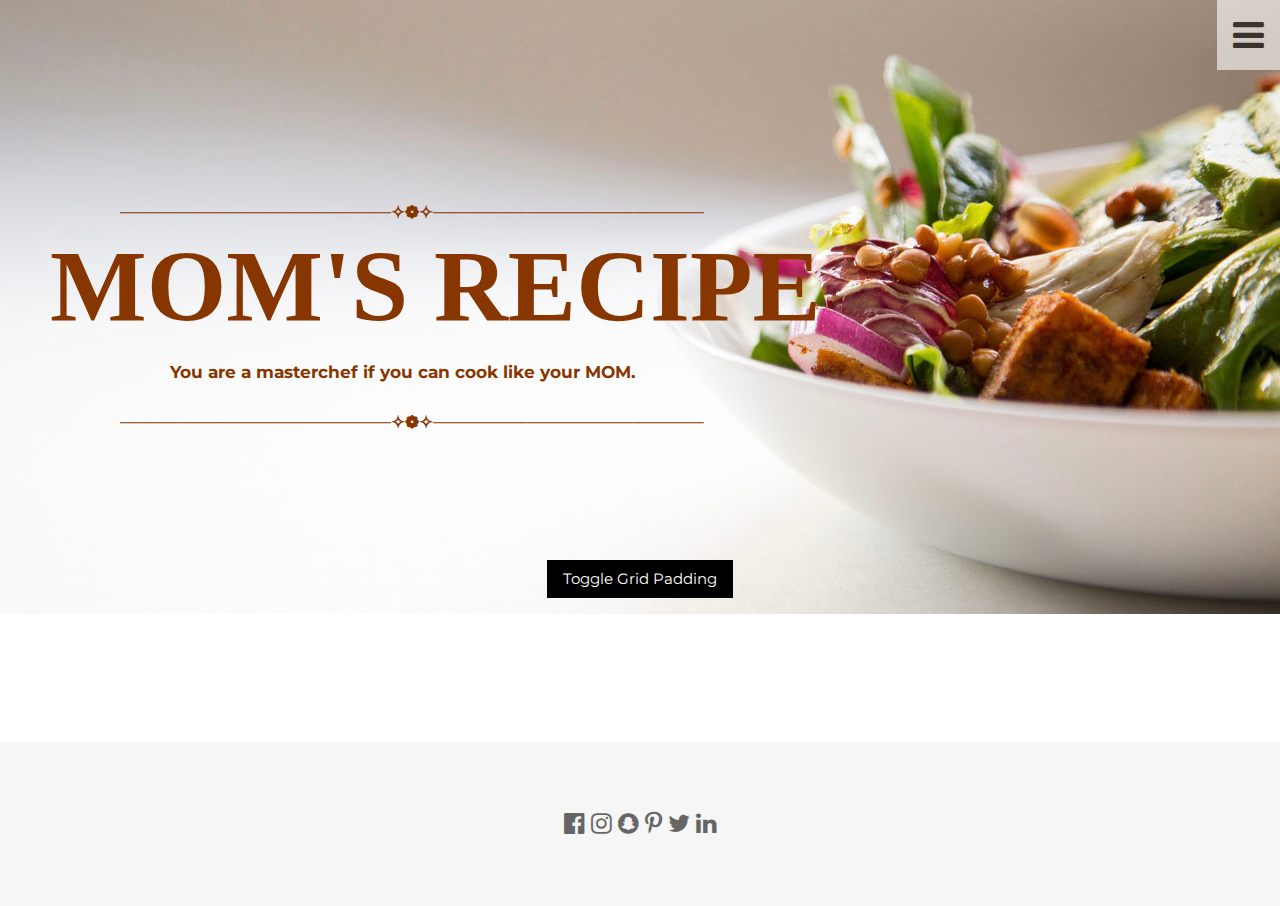
<file: index.html>
<!DOCTYPE html>
<html>
<title>Mom's Recipe</title>
<meta charset="UTF-8">
<meta name="viewport" content="width=device-width, initial-scale=1">
<link rel="stylesheet" href="https://www.w3schools.com/w3css/4/w3.css">
<link rel="stylesheet" href="css/custom.css">
<link rel="stylesheet" href="https://fonts.googleapis.com/css?family=Montserrat">
<link rel="stylesheet" href="https://cdnjs.cloudflare.com/ajax/libs/font-awesome/4.7.0/css/font-awesome.min.css">
<style>
    body, h1 {font-family: "Montserrat", sans-serif}
    img {margin-bottom: -7px}
    .w3-row-padding img {margin-bottom: 12px}
    h2 {font-family: 'Brush Script MT', cursive;; position: absolute; left: 50px; top: 200px; color: #873600}
    h3 {font-family:"Montserrat", sans-serif;position: absolute; left: 170px; top: 350px; color: #873600}
    h4 {font-family:"Montserrat", sans-serif;position: absolute; left: 120px; top: 190px; color: #873600}
    h5 {font-family:"Montserrat", sans-serif;position: absolute; left: 120px; top: 400px; color: #873600}
</style>
<body>
<!-- Sidebar -->
<nav class="w3-sidebar w3-animate-top w3-xxlarge" style="display:none;padding-top:150px" id="mySidebar">
    <a href="javascript:void(0)" onclick="w3_close()" class="w3-button w3-white w3-xxlarge w3-padding w3-display-topright" style="padding:6px 24px">
      <i class="fa fa-remove"></i>
    </a>
    <div style="background-image: url('images/background-25.jpeg');">
      <div class="w3-bar-block w3-center">
        <a href="recipes/recipes.html" class="w3-bar-item w3-button w3-text-dark-grey w3-hover-white"><b>Recipes</b></a>
        <a href="#" class="w3-bar-item w3-button w3-text-dark-grey w3-hover-white"><b>Photos</b></a>
        <a href="#" class="w3-bar-item w3-button w3-text-dark-grey w3-hover-white"><b>Shop</b></a>
        <a href="#" class="w3-bar-item w3-button w3-text-dark-grey w3-hover-white"><b>Contact</b></a>
      </div>
    </div>
</nav>

<div style="background-image: url('images/background-19.jpg');background-size:cover;">
<!-- !PAGE CONTENT! -->
    <div class="w3-content" style="max-width:1500px;">
    <!-- Header -->
    <div class="w3-opacity">
      <span class="w3-button w3-xxlarge w3-white w3-right" onclick="w3_open()"><i class="fa fa-bars"></i></span> 
    </div>
    <div class="w3-clear"></div>
      <header class="w3-center w3-margin-bottom-edit">
        <p style="font-size:32vw"></p>
        <h4 style="font-size:1.3vw"><b>───────────────────────✧❁✧───────────────────────</b></h4>
        <h2 style="font-size:8vw"><b>MOM'S RECIPE</b></h2>
        <h5 style="font-size:1.3vw"><b>───────────────────────✧❁✧───────────────────────</b></h5>
        <h3 style="font-size:1.3vw"><b>You are a masterchef if you can cook like your MOM.</b></h3>
        <p style="font-size:37vw"><b> </b></p>
        <p class="w3-padding-16"><button class="w3-button w3-black" onclick="myFunction()">Toggle Grid Padding</button></p>
      </header>
  </div>
</div>
<!-- Footer -->
<footer class="w3-container w3-padding-64 w3-light-grey w3-center w3-opacity w3-xlarge" style="margin-top:128px"> 
  <i class="fa fa-facebook-official w3-hover-opacity"></i>
  <a href="https://www.instagram.com/bts_v_tae.tae/"><i class="fa fa-instagram w3-hover-opacity"></i></a>
  <i class="fa fa-snapchat w3-hover-opacity"></i>
  <i class="fa fa-pinterest-p w3-hover-opacity"></i>
  <i class="fa fa-twitter w3-hover-opacity"></i>
  <i class="fa fa-linkedin w3-hover-opacity"></i>
</footer>

<script>
    // Toggle grid padding
    function myFunction() {
      var x = document.getElementById("myGrid");
      if (x.className === "w3-row") {
        x.className = "w3-row-padding";
      } else { 
        x.className = x.className.replace("w3-row-padding", "w3-row");
      }
    }
    
    // Open and close sidebar
    function w3_open() {
      document.getElementById("mySidebar").style.width = "100%";
      document.getElementById("mySidebar").style.display = "block";
    }
    
    function w3_close() {
      document.getElementById("mySidebar").style.display = "none";
    }
    </script>
</body>
</html>
</file>
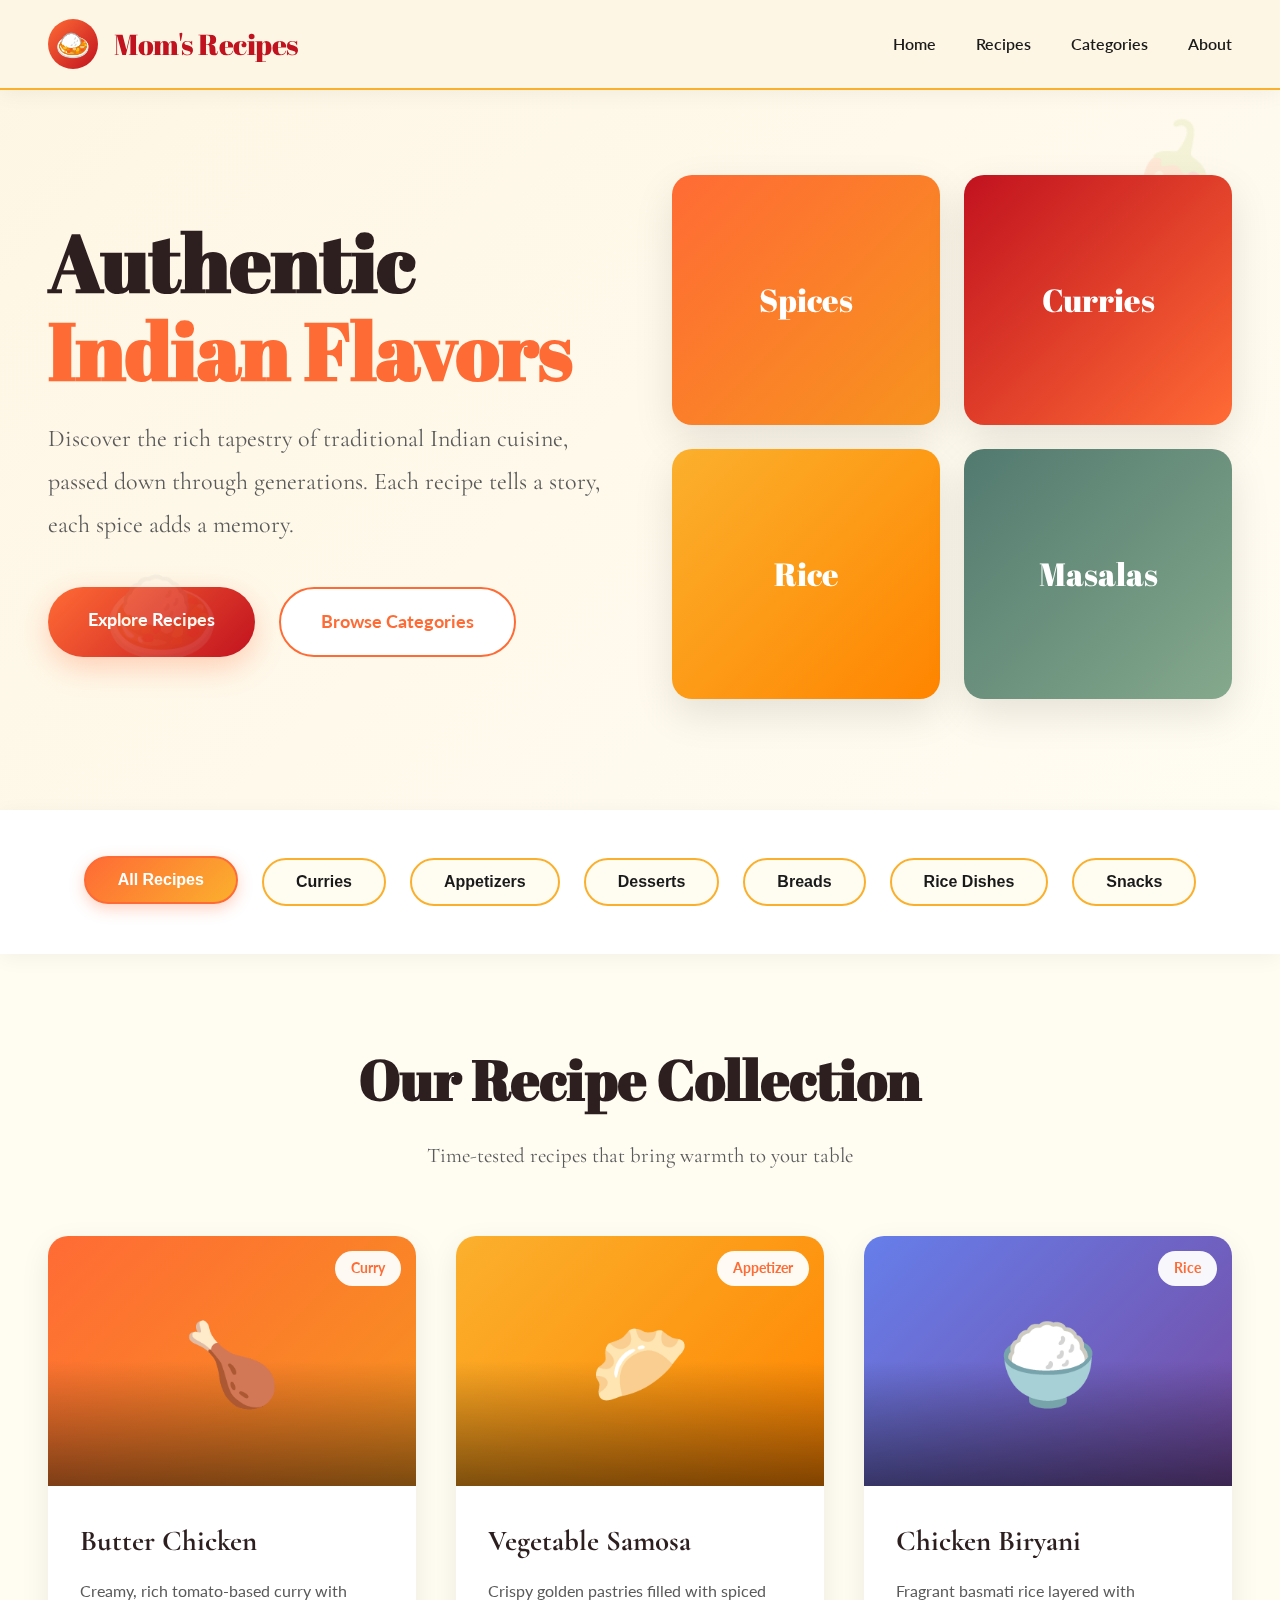
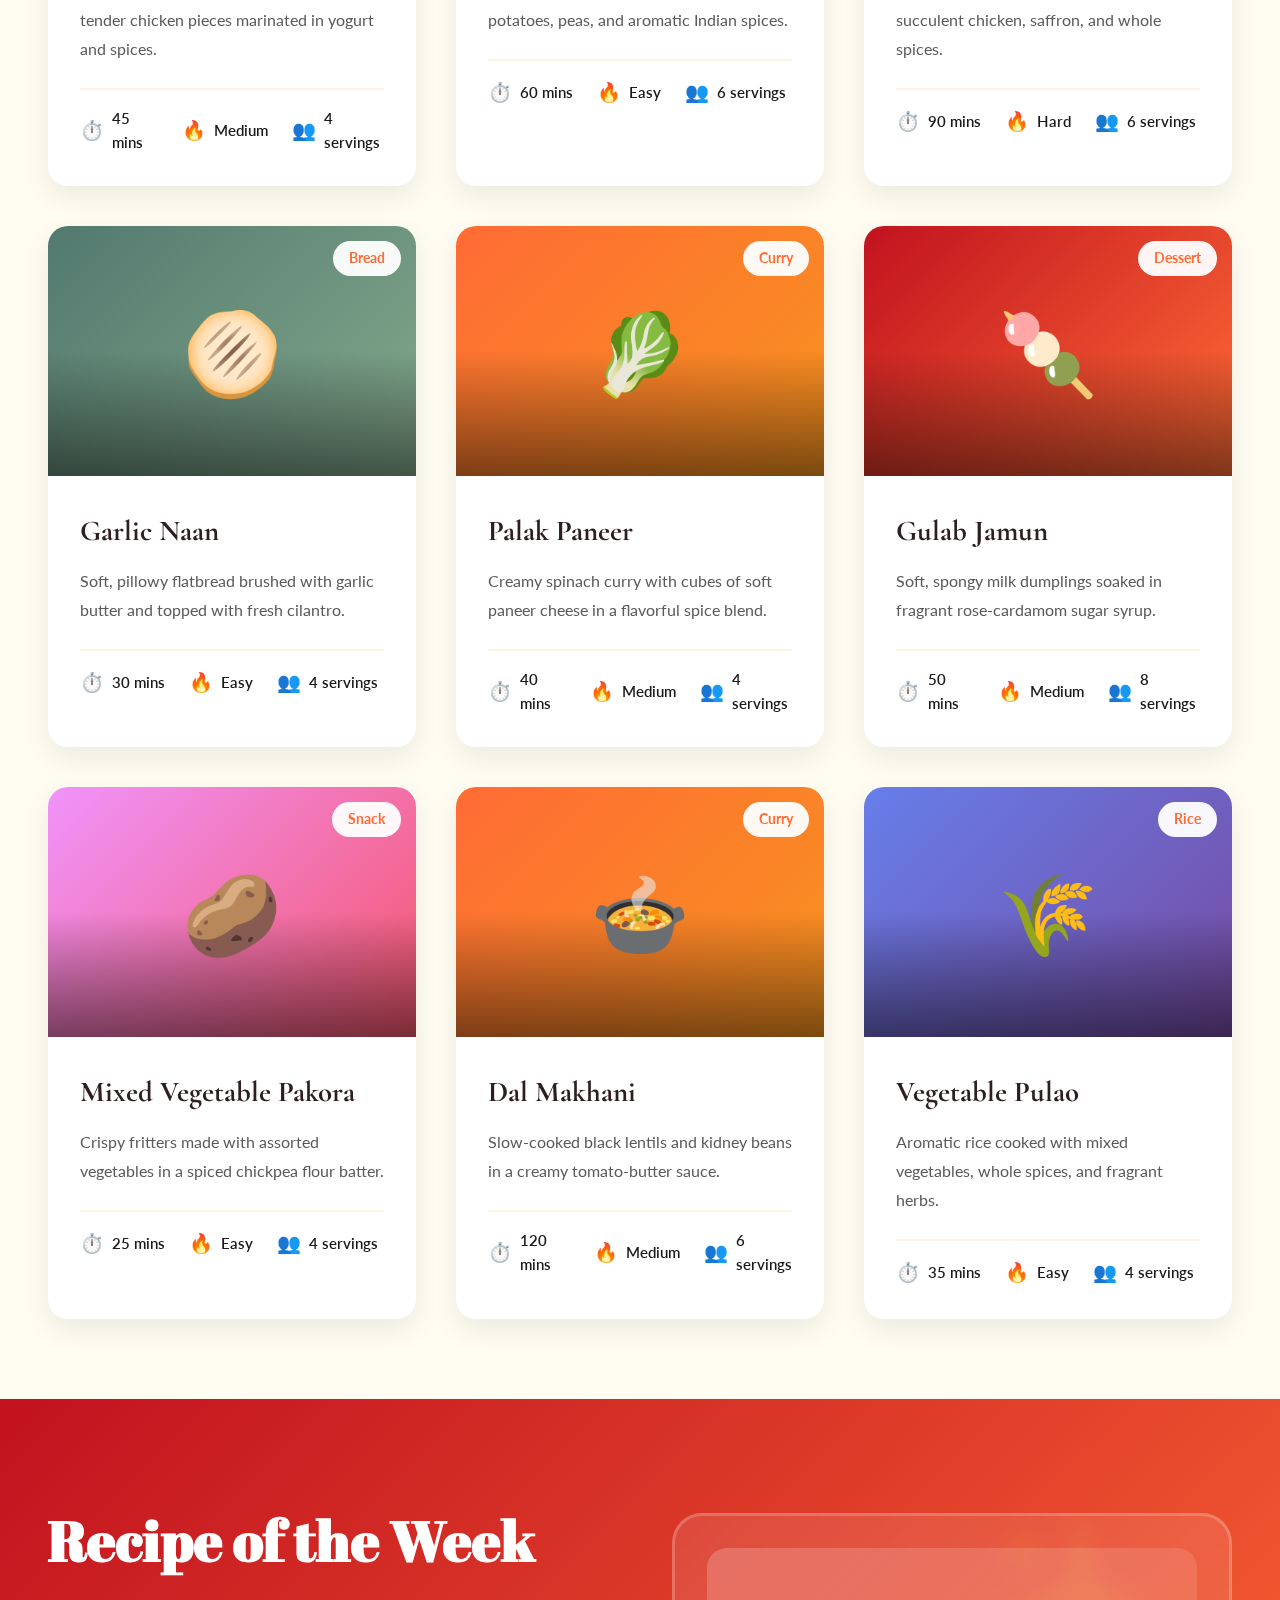
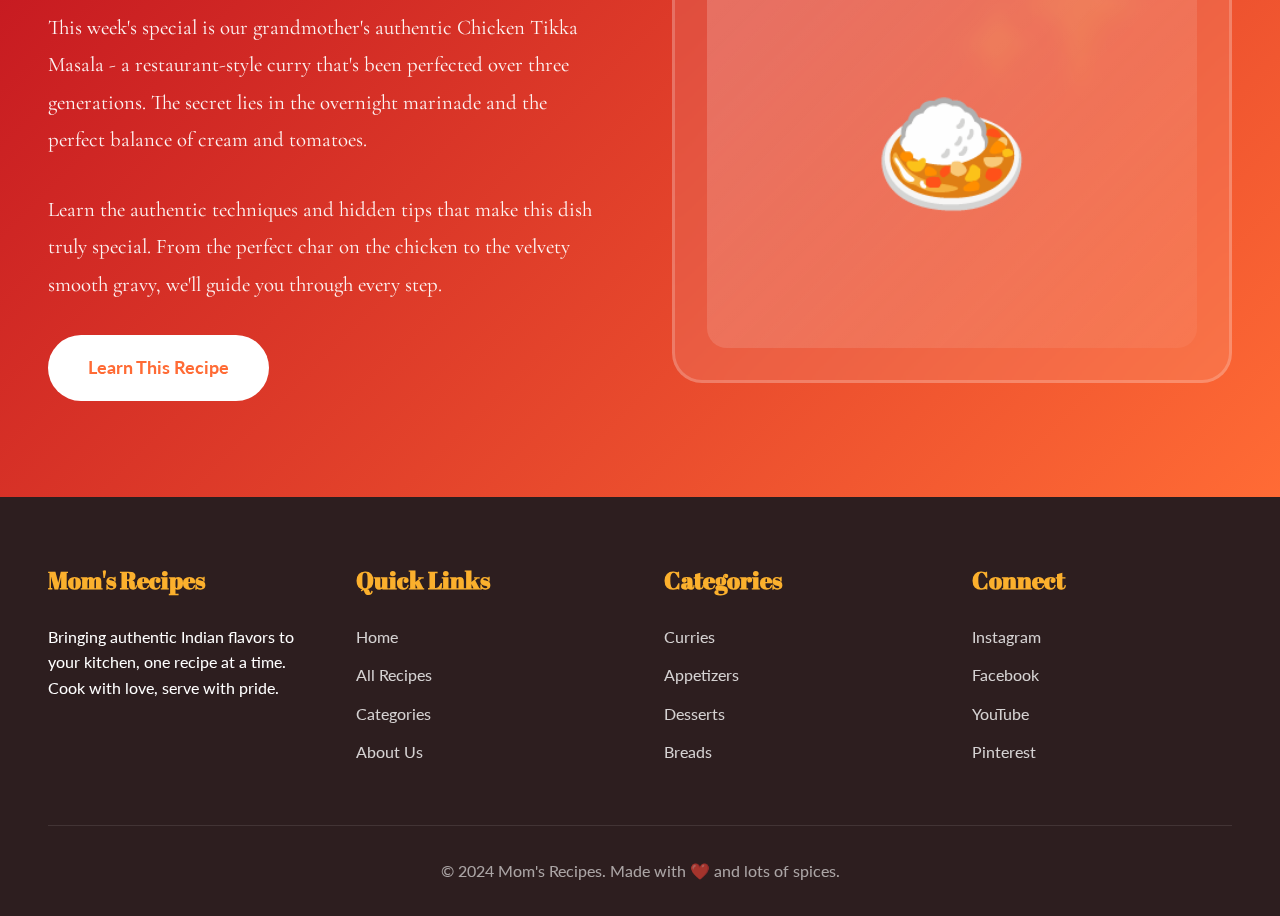
<file: moms-recipes.html>
<!DOCTYPE html>
<html lang="en">
<head>
    <meta charset="UTF-8">
    <meta name="viewport" content="width=device-width, initial-scale=1.0">
    <title>Mom's Recipes - Authentic Indian Cuisine</title>
    <link rel="preconnect" href="https://fonts.googleapis.com">
    <link rel="preconnect" href="https://fonts.gstatic.com" crossorigin>
    <link href="https://fonts.googleapis.com/css2?family=Abril+Fatface&family=Cormorant+Garamond:wght@300;400;500;600;700&family=Lato:wght@300;400;700&display=swap" rel="stylesheet">
    <style>
        :root {
            --warm-orange: #ff6b35;
            --deep-red: #c1121f;
            --turmeric: #fbb02d;
            --saffron: #ff8500;
            --cream: #fef6e4;
            --mint: #84a98c;
            --cardamom: #52796f;
            --dark-brown: #2d1e1f;
            --light-bg: #fffcf2;
            --text-dark: #1a1a1a;
            --text-light: #5a5a5a;
        }

        * {
            margin: 0;
            padding: 0;
            box-sizing: border-box;
        }

        body {
            font-family: 'Lato', sans-serif;
            background: var(--light-bg);
            color: var(--text-dark);
            line-height: 1.6;
            overflow-x: hidden;
        }

        /* Decorative Pattern Background */
        body::before {
            content: '';
            position: fixed;
            top: 0;
            left: 0;
            width: 100%;
            height: 100%;
            background-image: 
                radial-gradient(circle at 20% 50%, rgba(255, 107, 53, 0.03) 0%, transparent 50%),
                radial-gradient(circle at 80% 80%, rgba(251, 176, 45, 0.04) 0%, transparent 50%);
            pointer-events: none;
            z-index: -1;
        }

        /* Navigation */
        nav {
            position: fixed;
            top: 0;
            width: 100%;
            background: rgba(254, 246, 228, 0.95);
            backdrop-filter: blur(20px);
            border-bottom: 2px solid var(--turmeric);
            z-index: 1000;
            box-shadow: 0 4px 20px rgba(0, 0, 0, 0.05);
        }

        nav .container {
            max-width: 1400px;
            margin: 0 auto;
            padding: 1.2rem 3rem;
            display: flex;
            justify-content: space-between;
            align-items: center;
        }

        .logo {
            display: flex;
            align-items: center;
            gap: 1rem;
        }

        .logo-icon {
            width: 50px;
            height: 50px;
            background: linear-gradient(135deg, var(--warm-orange), var(--deep-red));
            border-radius: 50%;
            display: flex;
            align-items: center;
            justify-content: center;
            font-size: 1.8rem;
            animation: rotate 20s linear infinite;
        }

        @keyframes rotate {
            from { transform: rotate(0deg); }
            to { transform: rotate(360deg); }
        }

        .logo-text {
            font-family: 'Abril Fatface', cursive;
            font-size: 1.8rem;
            color: var(--deep-red);
            letter-spacing: -0.5px;
        }

        nav ul {
            display: flex;
            gap: 2.5rem;
            list-style: none;
        }

        nav a {
            text-decoration: none;
            color: var(--text-dark);
            font-weight: 600;
            font-size: 1rem;
            transition: color 0.3s;
            position: relative;
        }

        nav a::after {
            content: '';
            position: absolute;
            bottom: -5px;
            left: 0;
            width: 0;
            height: 3px;
            background: linear-gradient(90deg, var(--warm-orange), var(--turmeric));
            transition: width 0.3s;
        }

        nav a:hover {
            color: var(--warm-orange);
        }

        nav a:hover::after {
            width: 100%;
        }

        /* Hero Section */
        .hero {
            min-height: 90vh;
            display: flex;
            align-items: center;
            padding: 8rem 3rem 4rem;
            background: linear-gradient(135deg, var(--cream) 0%, var(--light-bg) 100%);
            position: relative;
            overflow: hidden;
        }

        .hero::before {
            content: '🌶️';
            position: absolute;
            top: 10%;
            right: 5%;
            font-size: 8rem;
            opacity: 0.1;
            animation: float 6s ease-in-out infinite;
        }

        .hero::after {
            content: '🍛';
            position: absolute;
            bottom: 15%;
            left: 8%;
            font-size: 6rem;
            opacity: 0.1;
            animation: float 8s ease-in-out infinite reverse;
        }

        @keyframes float {
            0%, 100% { transform: translateY(0px); }
            50% { transform: translateY(-20px); }
        }

        .hero .container {
            max-width: 1400px;
            margin: 0 auto;
            display: grid;
            grid-template-columns: 1fr 1fr;
            gap: 4rem;
            align-items: center;
        }

        .hero-content h1 {
            font-family: 'Abril Fatface', cursive;
            font-size: 5rem;
            line-height: 1.1;
            color: var(--dark-brown);
            margin-bottom: 1.5rem;
            animation: fadeInUp 0.8s ease-out;
        }

        .hero-content h1 .accent {
            color: var(--warm-orange);
            display: block;
        }

        .hero-content p {
            font-family: 'Cormorant Garamond', serif;
            font-size: 1.5rem;
            color: var(--text-light);
            margin-bottom: 2.5rem;
            line-height: 1.8;
            animation: fadeInUp 0.8s ease-out 0.2s both;
        }

        @keyframes fadeInUp {
            from {
                opacity: 0;
                transform: translateY(30px);
            }
            to {
                opacity: 1;
                transform: translateY(0);
            }
        }

        .cta-buttons {
            display: flex;
            gap: 1.5rem;
            animation: fadeInUp 0.8s ease-out 0.4s both;
        }

        .btn {
            padding: 1.2rem 2.5rem;
            font-size: 1.1rem;
            font-weight: 700;
            text-decoration: none;
            border-radius: 50px;
            transition: all 0.4s cubic-bezier(0.16, 1, 0.3, 1);
            cursor: pointer;
            border: none;
            display: inline-block;
        }

        .btn-primary {
            background: linear-gradient(135deg, var(--warm-orange), var(--deep-red));
            color: white;
            box-shadow: 0 10px 30px rgba(255, 107, 53, 0.3);
        }

        .btn-primary:hover {
            transform: translateY(-3px);
            box-shadow: 0 15px 40px rgba(255, 107, 53, 0.5);
        }

        .btn-secondary {
            background: white;
            color: var(--warm-orange);
            border: 2px solid var(--warm-orange);
        }

        .btn-secondary:hover {
            background: var(--warm-orange);
            color: white;
        }

        .hero-image {
            position: relative;
            animation: fadeIn 1s ease-out 0.6s both;
        }

        @keyframes fadeIn {
            from { opacity: 0; }
            to { opacity: 1; }
        }

        .hero-image-grid {
            display: grid;
            grid-template-columns: repeat(2, 1fr);
            gap: 1.5rem;
        }

        .hero-img-card {
            height: 250px;
            border-radius: 20px;
            overflow: hidden;
            box-shadow: 0 15px 40px rgba(0, 0, 0, 0.1);
            position: relative;
            transition: transform 0.4s;
        }

        .hero-img-card:hover {
            transform: scale(1.05);
        }

        .hero-img-card img {
            width: 100%;
            height: 100%;
            object-fit: cover;
        }

        .hero-img-card.spice {
            background: linear-gradient(135deg, #ff6b35, #f7931e);
        }

        .hero-img-card.curry {
            background: linear-gradient(135deg, #c1121f, #ff6b35);
        }

        .hero-img-card.rice {
            background: linear-gradient(135deg, #fbb02d, #ff8500);
        }

        .hero-img-card.masala {
            background: linear-gradient(135deg, #52796f, #84a98c);
        }

        .placeholder-text {
            position: absolute;
            top: 50%;
            left: 50%;
            transform: translate(-50%, -50%);
            font-family: 'Abril Fatface', cursive;
            font-size: 2rem;
            color: white;
            text-align: center;
        }

        /* Category Filter */
        .category-filter {
            padding: 3rem;
            background: white;
            box-shadow: 0 4px 20px rgba(0, 0, 0, 0.05);
            position: sticky;
            top: 85px;
            z-index: 100;
        }

        .category-filter .container {
            max-width: 1400px;
            margin: 0 auto;
            display: flex;
            justify-content: center;
            gap: 1.5rem;
            flex-wrap: wrap;
        }

        .category-btn {
            padding: 0.8rem 2rem;
            background: var(--light-bg);
            border: 2px solid var(--turmeric);
            border-radius: 50px;
            color: var(--text-dark);
            font-weight: 700;
            cursor: pointer;
            transition: all 0.3s;
            font-size: 1rem;
        }

        .category-btn:hover,
        .category-btn.active {
            background: linear-gradient(135deg, var(--warm-orange), var(--turmeric));
            color: white;
            border-color: var(--warm-orange);
            transform: translateY(-2px);
            box-shadow: 0 5px 15px rgba(255, 107, 53, 0.3);
        }

        /* Recipes Section */
        .recipes-section {
            padding: 5rem 3rem;
        }

        .recipes-section .container {
            max-width: 1400px;
            margin: 0 auto;
        }

        .section-header {
            text-align: center;
            margin-bottom: 4rem;
        }

        .section-header h2 {
            font-family: 'Abril Fatface', cursive;
            font-size: 3.5rem;
            color: var(--dark-brown);
            margin-bottom: 1rem;
        }

        .section-header p {
            font-family: 'Cormorant Garamond', serif;
            font-size: 1.3rem;
            color: var(--text-light);
        }

        .recipes-grid {
            display: grid;
            grid-template-columns: repeat(auto-fill, minmax(350px, 1fr));
            gap: 2.5rem;
        }

        .recipe-card {
            background: white;
            border-radius: 20px;
            overflow: hidden;
            box-shadow: 0 10px 30px rgba(0, 0, 0, 0.08);
            transition: all 0.4s cubic-bezier(0.16, 1, 0.3, 1);
            cursor: pointer;
            animation: fadeInScale 0.6s ease-out both;
        }

        .recipe-card:nth-child(1) { animation-delay: 0.1s; }
        .recipe-card:nth-child(2) { animation-delay: 0.2s; }
        .recipe-card:nth-child(3) { animation-delay: 0.3s; }
        .recipe-card:nth-child(4) { animation-delay: 0.4s; }
        .recipe-card:nth-child(5) { animation-delay: 0.5s; }
        .recipe-card:nth-child(6) { animation-delay: 0.6s; }

        @keyframes fadeInScale {
            from {
                opacity: 0;
                transform: scale(0.9);
            }
            to {
                opacity: 1;
                transform: scale(1);
            }
        }

        .recipe-card:hover {
            transform: translateY(-10px);
            box-shadow: 0 20px 50px rgba(0, 0, 0, 0.15);
        }

        .recipe-image {
            width: 100%;
            height: 250px;
            position: relative;
            overflow: hidden;
        }

        .recipe-image::before {
            content: '';
            position: absolute;
            top: 0;
            left: 0;
            width: 100%;
            height: 100%;
            background: linear-gradient(180deg, transparent 50%, rgba(0,0,0,0.5) 100%);
            z-index: 1;
        }

        .recipe-image.curry-bg {
            background: linear-gradient(135deg, #ff6b35, #f7931e);
        }

        .recipe-image.appetizer-bg {
            background: linear-gradient(135deg, #fbb02d, #ff8500);
        }

        .recipe-image.dessert-bg {
            background: linear-gradient(135deg, #c1121f, #ff6b35);
        }

        .recipe-image.bread-bg {
            background: linear-gradient(135deg, #52796f, #84a98c);
        }

        .recipe-image.rice-bg {
            background: linear-gradient(135deg, #667eea, #764ba2);
        }

        .recipe-image.snack-bg {
            background: linear-gradient(135deg, #f093fb, #f5576c);
        }

        .recipe-emoji {
            position: absolute;
            top: 50%;
            left: 50%;
            transform: translate(-50%, -50%);
            font-size: 5rem;
            z-index: 2;
        }

        .category-badge {
            position: absolute;
            top: 15px;
            right: 15px;
            background: rgba(255, 255, 255, 0.95);
            padding: 0.4rem 1rem;
            border-radius: 20px;
            font-size: 0.85rem;
            font-weight: 700;
            color: var(--warm-orange);
            z-index: 3;
        }

        .recipe-content {
            padding: 2rem;
        }

        .recipe-content h3 {
            font-family: 'Cormorant Garamond', serif;
            font-size: 1.8rem;
            font-weight: 700;
            color: var(--dark-brown);
            margin-bottom: 0.8rem;
        }

        .recipe-content p {
            color: var(--text-light);
            margin-bottom: 1.5rem;
            line-height: 1.8;
        }

        .recipe-meta {
            display: flex;
            gap: 1.5rem;
            padding-top: 1rem;
            border-top: 2px solid var(--cream);
        }

        .meta-item {
            display: flex;
            align-items: center;
            gap: 0.5rem;
            font-size: 0.95rem;
            color: var(--text-dark);
            font-weight: 600;
        }

        .meta-icon {
            font-size: 1.2rem;
        }

        /* Featured Recipe Section */
        .featured-recipe {
            background: linear-gradient(135deg, var(--deep-red), var(--warm-orange));
            padding: 6rem 3rem;
            color: white;
            position: relative;
            overflow: hidden;
        }

        .featured-recipe::before {
            content: '✨';
            position: absolute;
            top: 10%;
            right: 10%;
            font-size: 10rem;
            opacity: 0.1;
            animation: pulse 3s ease-in-out infinite;
        }

        @keyframes pulse {
            0%, 100% { transform: scale(1); opacity: 0.1; }
            50% { transform: scale(1.1); opacity: 0.15; }
        }

        .featured-recipe .container {
            max-width: 1400px;
            margin: 0 auto;
            display: grid;
            grid-template-columns: 1fr 1fr;
            gap: 4rem;
            align-items: center;
        }

        .featured-content h2 {
            font-family: 'Abril Fatface', cursive;
            font-size: 3.5rem;
            margin-bottom: 1.5rem;
        }

        .featured-content p {
            font-family: 'Cormorant Garamond', serif;
            font-size: 1.3rem;
            line-height: 1.8;
            margin-bottom: 2rem;
            opacity: 0.95;
        }

        .featured-content .btn {
            background: white;
            color: var(--warm-orange);
        }

        .featured-content .btn:hover {
            background: var(--turmeric);
            color: white;
        }

        .featured-image {
            background: rgba(255, 255, 255, 0.1);
            backdrop-filter: blur(10px);
            border-radius: 30px;
            padding: 2rem;
            border: 3px solid rgba(255, 255, 255, 0.2);
        }

        .featured-image-inner {
            background: linear-gradient(135deg, rgba(255, 255, 255, 0.2), rgba(255, 255, 255, 0.05));
            height: 400px;
            border-radius: 20px;
            display: flex;
            align-items: center;
            justify-content: center;
            font-size: 8rem;
        }

        /* Footer */
        footer {
            background: var(--dark-brown);
            color: white;
            padding: 4rem 3rem 2rem;
        }

        footer .container {
            max-width: 1400px;
            margin: 0 auto;
        }

        .footer-content {
            display: grid;
            grid-template-columns: repeat(auto-fit, minmax(250px, 1fr));
            gap: 3rem;
            margin-bottom: 3rem;
        }

        .footer-section h3 {
            font-family: 'Abril Fatface', cursive;
            font-size: 1.5rem;
            margin-bottom: 1.5rem;
            color: var(--turmeric);
        }

        .footer-section ul {
            list-style: none;
        }

        .footer-section ul li {
            margin-bottom: 0.8rem;
        }

        .footer-section a {
            color: rgba(255, 255, 255, 0.8);
            text-decoration: none;
            transition: color 0.3s;
        }

        .footer-section a:hover {
            color: var(--turmeric);
        }

        .footer-bottom {
            text-align: center;
            padding-top: 2rem;
            border-top: 1px solid rgba(255, 255, 255, 0.1);
            color: rgba(255, 255, 255, 0.6);
        }

        /* Modal */
        .modal {
            display: none;
            position: fixed;
            top: 0;
            left: 0;
            width: 100%;
            height: 100%;
            background: rgba(0, 0, 0, 0.8);
            z-index: 2000;
            overflow-y: auto;
            padding: 2rem;
        }

        .modal.active {
            display: flex;
            align-items: center;
            justify-content: center;
            animation: fadeIn 0.3s ease-out;
        }

        .modal-content {
            background: white;
            border-radius: 30px;
            max-width: 900px;
            width: 100%;
            max-height: 90vh;
            overflow-y: auto;
            position: relative;
            animation: slideUp 0.4s cubic-bezier(0.16, 1, 0.3, 1);
        }

        @keyframes slideUp {
            from {
                opacity: 0;
                transform: translateY(50px);
            }
            to {
                opacity: 1;
                transform: translateY(0);
            }
        }

        .modal-close {
            position: absolute;
            top: 20px;
            right: 20px;
            width: 40px;
            height: 40px;
            background: var(--warm-orange);
            border-radius: 50%;
            display: flex;
            align-items: center;
            justify-content: center;
            color: white;
            font-size: 1.5rem;
            cursor: pointer;
            z-index: 10;
            transition: all 0.3s;
        }

        .modal-close:hover {
            transform: rotate(90deg);
            background: var(--deep-red);
        }

        .modal-image {
            width: 100%;
            height: 350px;
            border-radius: 30px 30px 0 0;
        }

        .modal-body {
            padding: 3rem;
        }

        .modal-body h2 {
            font-family: 'Abril Fatface', cursive;
            font-size: 2.5rem;
            color: var(--dark-brown);
            margin-bottom: 1rem;
        }

        .modal-meta {
            display: flex;
            gap: 2rem;
            margin-bottom: 2rem;
            padding-bottom: 2rem;
            border-bottom: 2px solid var(--cream);
        }

        .modal-section {
            margin-bottom: 2.5rem;
        }

        .modal-section h3 {
            font-family: 'Cormorant Garamond', serif;
            font-size: 1.8rem;
            font-weight: 700;
            color: var(--warm-orange);
            margin-bottom: 1rem;
        }

        .modal-section ul {
            list-style: none;
            padding-left: 0;
        }

        .modal-section li {
            padding: 0.8rem 0;
            padding-left: 2rem;
            position: relative;
            border-bottom: 1px solid var(--cream);
        }

        .modal-section li::before {
            content: '•';
            position: absolute;
            left: 0;
            color: var(--warm-orange);
            font-size: 1.5rem;
        }

        .instructions {
            counter-reset: step-counter;
        }

        .instructions li {
            counter-increment: step-counter;
            padding-left: 3rem;
        }

        .instructions li::before {
            content: counter(step-counter);
            position: absolute;
            left: 0;
            width: 35px;
            height: 35px;
            background: linear-gradient(135deg, var(--warm-orange), var(--turmeric));
            border-radius: 50%;
            display: flex;
            align-items: center;
            justify-content: center;
            color: white;
            font-weight: 700;
            font-size: 1rem;
        }

        /* Responsive */
        @media (max-width: 1024px) {
            .hero .container,
            .featured-recipe .container {
                grid-template-columns: 1fr;
            }

            .hero-content h1 {
                font-size: 4rem;
            }

            .recipes-grid {
                grid-template-columns: repeat(auto-fill, minmax(300px, 1fr));
            }
        }

        @media (max-width: 768px) {
            nav .container {
                padding: 1rem 2rem;
            }

            nav ul {
                gap: 1rem;
            }

            .hero {
                padding: 6rem 2rem 3rem;
            }

            .hero-content h1 {
                font-size: 3rem;
            }

            .hero-image-grid {
                grid-template-columns: 1fr;
            }

            .section-header h2 {
                font-size: 2.5rem;
            }

            .recipes-section {
                padding: 3rem 2rem;
            }

            .recipes-grid {
                grid-template-columns: 1fr;
            }

            .category-filter .container {
                gap: 1rem;
            }

            .category-btn {
                padding: 0.6rem 1.5rem;
                font-size: 0.9rem;
            }
        }
    </style>
</head>
<body>
    <!-- Navigation -->
    <nav>
        <div class="container">
            <div class="logo">
                <div class="logo-icon">🍛</div>
                <div class="logo-text">Mom's Recipes</div>
            </div>
            <ul>
                <li><a href="#home">Home</a></li>
                <li><a href="#recipes">Recipes</a></li>
                <li><a href="#categories">Categories</a></li>
                <li><a href="#about">About</a></li>
            </ul>
        </div>
    </nav>

    <!-- Hero Section -->
    <section class="hero" id="home">
        <div class="container">
            <div class="hero-content">
                <h1>Authentic <span class="accent">Indian Flavors</span></h1>
                <p>Discover the rich tapestry of traditional Indian cuisine, passed down through generations. Each recipe tells a story, each spice adds a memory.</p>
                <div class="cta-buttons">
                    <a href="#recipes" class="btn btn-primary">Explore Recipes</a>
                    <a href="#categories" class="btn btn-secondary">Browse Categories</a>
                </div>
            </div>
            <div class="hero-image">
                <div class="hero-image-grid">
                    <div class="hero-img-card spice">
                        <div class="placeholder-text">Spices</div>
                    </div>
                    <div class="hero-img-card curry">
                        <div class="placeholder-text">Curries</div>
                    </div>
                    <div class="hero-img-card rice">
                        <div class="placeholder-text">Rice</div>
                    </div>
                    <div class="hero-img-card masala">
                        <div class="placeholder-text">Masalas</div>
                    </div>
                </div>
            </div>
        </div>
    </section>

    <!-- Category Filter -->
    <div class="category-filter" id="categories">
        <div class="container">
            <button class="category-btn active" data-category="all">All Recipes</button>
            <button class="category-btn" data-category="curry">Curries</button>
            <button class="category-btn" data-category="appetizer">Appetizers</button>
            <button class="category-btn" data-category="dessert">Desserts</button>
            <button class="category-btn" data-category="bread">Breads</button>
            <button class="category-btn" data-category="rice">Rice Dishes</button>
            <button class="category-btn" data-category="snack">Snacks</button>
        </div>
    </div>

    <!-- Recipes Section -->
    <section class="recipes-section" id="recipes">
        <div class="container">
            <div class="section-header">
                <h2>Our Recipe Collection</h2>
                <p>Time-tested recipes that bring warmth to your table</p>
            </div>
            <div class="recipes-grid">
                <!-- Recipe Card 1 -->
                <div class="recipe-card" data-category="curry" data-recipe="butter-chicken">
                    <div class="recipe-image curry-bg">
                        <div class="recipe-emoji">🍗</div>
                        <span class="category-badge">Curry</span>
                    </div>
                    <div class="recipe-content">
                        <h3>Butter Chicken</h3>
                        <p>Creamy, rich tomato-based curry with tender chicken pieces marinated in yogurt and spices.</p>
                        <div class="recipe-meta">
                            <div class="meta-item">
                                <span class="meta-icon">⏱️</span>
                                <span>45 mins</span>
                            </div>
                            <div class="meta-item">
                                <span class="meta-icon">🔥</span>
                                <span>Medium</span>
                            </div>
                            <div class="meta-item">
                                <span class="meta-icon">👥</span>
                                <span>4 servings</span>
                            </div>
                        </div>
                    </div>
                </div>

                <!-- Recipe Card 2 -->
                <div class="recipe-card" data-category="appetizer" data-recipe="samosa">
                    <div class="recipe-image appetizer-bg">
                        <div class="recipe-emoji">🥟</div>
                        <span class="category-badge">Appetizer</span>
                    </div>
                    <div class="recipe-content">
                        <h3>Vegetable Samosa</h3>
                        <p>Crispy golden pastries filled with spiced potatoes, peas, and aromatic Indian spices.</p>
                        <div class="recipe-meta">
                            <div class="meta-item">
                                <span class="meta-icon">⏱️</span>
                                <span>60 mins</span>
                            </div>
                            <div class="meta-item">
                                <span class="meta-icon">🔥</span>
                                <span>Easy</span>
                            </div>
                            <div class="meta-item">
                                <span class="meta-icon">👥</span>
                                <span>6 servings</span>
                            </div>
                        </div>
                    </div>
                </div>

                <!-- Recipe Card 3 -->
                <div class="recipe-card" data-category="rice" data-recipe="biryani">
                    <div class="recipe-image rice-bg">
                        <div class="recipe-emoji">🍚</div>
                        <span class="category-badge">Rice</span>
                    </div>
                    <div class="recipe-content">
                        <h3>Chicken Biryani</h3>
                        <p>Fragrant basmati rice layered with succulent chicken, saffron, and whole spices.</p>
                        <div class="recipe-meta">
                            <div class="meta-item">
                                <span class="meta-icon">⏱️</span>
                                <span>90 mins</span>
                            </div>
                            <div class="meta-item">
                                <span class="meta-icon">🔥</span>
                                <span>Hard</span>
                            </div>
                            <div class="meta-item">
                                <span class="meta-icon">👥</span>
                                <span>6 servings</span>
                            </div>
                        </div>
                    </div>
                </div>

                <!-- Recipe Card 4 -->
                <div class="recipe-card" data-category="bread" data-recipe="naan">
                    <div class="recipe-image bread-bg">
                        <div class="recipe-emoji">🫓</div>
                        <span class="category-badge">Bread</span>
                    </div>
                    <div class="recipe-content">
                        <h3>Garlic Naan</h3>
                        <p>Soft, pillowy flatbread brushed with garlic butter and topped with fresh cilantro.</p>
                        <div class="recipe-meta">
                            <div class="meta-item">
                                <span class="meta-icon">⏱️</span>
                                <span>30 mins</span>
                            </div>
                            <div class="meta-item">
                                <span class="meta-icon">🔥</span>
                                <span>Easy</span>
                            </div>
                            <div class="meta-item">
                                <span class="meta-icon">👥</span>
                                <span>4 servings</span>
                            </div>
                        </div>
                    </div>
                </div>

                <!-- Recipe Card 5 -->
                <div class="recipe-card" data-category="curry" data-recipe="palak-paneer">
                    <div class="recipe-image curry-bg">
                        <div class="recipe-emoji">🥬</div>
                        <span class="category-badge">Curry</span>
                    </div>
                    <div class="recipe-content">
                        <h3>Palak Paneer</h3>
                        <p>Creamy spinach curry with cubes of soft paneer cheese in a flavorful spice blend.</p>
                        <div class="recipe-meta">
                            <div class="meta-item">
                                <span class="meta-icon">⏱️</span>
                                <span>40 mins</span>
                            </div>
                            <div class="meta-item">
                                <span class="meta-icon">🔥</span>
                                <span>Medium</span>
                            </div>
                            <div class="meta-item">
                                <span class="meta-icon">👥</span>
                                <span>4 servings</span>
                            </div>
                        </div>
                    </div>
                </div>

                <!-- Recipe Card 6 -->
                <div class="recipe-card" data-category="dessert" data-recipe="gulab-jamun">
                    <div class="recipe-image dessert-bg">
                        <div class="recipe-emoji">🍡</div>
                        <span class="category-badge">Dessert</span>
                    </div>
                    <div class="recipe-content">
                        <h3>Gulab Jamun</h3>
                        <p>Soft, spongy milk dumplings soaked in fragrant rose-cardamom sugar syrup.</p>
                        <div class="recipe-meta">
                            <div class="meta-item">
                                <span class="meta-icon">⏱️</span>
                                <span>50 mins</span>
                            </div>
                            <div class="meta-item">
                                <span class="meta-icon">🔥</span>
                                <span>Medium</span>
                            </div>
                            <div class="meta-item">
                                <span class="meta-icon">👥</span>
                                <span>8 servings</span>
                            </div>
                        </div>
                    </div>
                </div>

                <!-- Recipe Card 7 -->
                <div class="recipe-card" data-category="snack" data-recipe="pakora">
                    <div class="recipe-image snack-bg">
                        <div class="recipe-emoji">🥔</div>
                        <span class="category-badge">Snack</span>
                    </div>
                    <div class="recipe-content">
                        <h3>Mixed Vegetable Pakora</h3>
                        <p>Crispy fritters made with assorted vegetables in a spiced chickpea flour batter.</p>
                        <div class="recipe-meta">
                            <div class="meta-item">
                                <span class="meta-icon">⏱️</span>
                                <span>25 mins</span>
                            </div>
                            <div class="meta-item">
                                <span class="meta-icon">🔥</span>
                                <span>Easy</span>
                            </div>
                            <div class="meta-item">
                                <span class="meta-icon">👥</span>
                                <span>4 servings</span>
                            </div>
                        </div>
                    </div>
                </div>

                <!-- Recipe Card 8 -->
                <div class="recipe-card" data-category="curry" data-recipe="dal-makhani">
                    <div class="recipe-image curry-bg">
                        <div class="recipe-emoji">🍲</div>
                        <span class="category-badge">Curry</span>
                    </div>
                    <div class="recipe-content">
                        <h3>Dal Makhani</h3>
                        <p>Slow-cooked black lentils and kidney beans in a creamy tomato-butter sauce.</p>
                        <div class="recipe-meta">
                            <div class="meta-item">
                                <span class="meta-icon">⏱️</span>
                                <span>120 mins</span>
                            </div>
                            <div class="meta-item">
                                <span class="meta-icon">🔥</span>
                                <span>Medium</span>
                            </div>
                            <div class="meta-item">
                                <span class="meta-icon">👥</span>
                                <span>6 servings</span>
                            </div>
                        </div>
                    </div>
                </div>

                <!-- Recipe Card 9 -->
                <div class="recipe-card" data-category="rice" data-recipe="pulao">
                    <div class="recipe-image rice-bg">
                        <div class="recipe-emoji">🌾</div>
                        <span class="category-badge">Rice</span>
                    </div>
                    <div class="recipe-content">
                        <h3>Vegetable Pulao</h3>
                        <p>Aromatic rice cooked with mixed vegetables, whole spices, and fragrant herbs.</p>
                        <div class="recipe-meta">
                            <div class="meta-item">
                                <span class="meta-icon">⏱️</span>
                                <span>35 mins</span>
                            </div>
                            <div class="meta-item">
                                <span class="meta-icon">🔥</span>
                                <span>Easy</span>
                            </div>
                            <div class="meta-item">
                                <span class="meta-icon">👥</span>
                                <span>4 servings</span>
                            </div>
                        </div>
                    </div>
                </div>
            </div>
        </div>
    </section>

    <!-- Featured Recipe -->
    <section class="featured-recipe" id="about">
        <div class="container">
            <div class="featured-content">
                <h2>Recipe of the Week</h2>
                <p>This week's special is our grandmother's authentic Chicken Tikka Masala - a restaurant-style curry that's been perfected over three generations. The secret lies in the overnight marinade and the perfect balance of cream and tomatoes.</p>
                <p>Learn the authentic techniques and hidden tips that make this dish truly special. From the perfect char on the chicken to the velvety smooth gravy, we'll guide you through every step.</p>
                <a href="#recipes" class="btn">Learn This Recipe</a>
            </div>
            <div class="featured-image">
                <div class="featured-image-inner">🍛</div>
            </div>
        </div>
    </section>

    <!-- Footer -->
    <footer>
        <div class="container">
            <div class="footer-content">
                <div class="footer-section">
                    <h3>Mom's Recipes</h3>
                    <p>Bringing authentic Indian flavors to your kitchen, one recipe at a time. Cook with love, serve with pride.</p>
                </div>
                <div class="footer-section">
                    <h3>Quick Links</h3>
                    <ul>
                        <li><a href="#home">Home</a></li>
                        <li><a href="#recipes">All Recipes</a></li>
                        <li><a href="#categories">Categories</a></li>
                        <li><a href="#about">About Us</a></li>
                    </ul>
                </div>
                <div class="footer-section">
                    <h3>Categories</h3>
                    <ul>
                        <li><a href="#recipes">Curries</a></li>
                        <li><a href="#recipes">Appetizers</a></li>
                        <li><a href="#recipes">Desserts</a></li>
                        <li><a href="#recipes">Breads</a></li>
                    </ul>
                </div>
                <div class="footer-section">
                    <h3>Connect</h3>
                    <ul>
                        <li><a href="#">Instagram</a></li>
                        <li><a href="#">Facebook</a></li>
                        <li><a href="#">YouTube</a></li>
                        <li><a href="#">Pinterest</a></li>
                    </ul>
                </div>
            </div>
            <div class="footer-bottom">
                <p>&copy; 2024 Mom's Recipes. Made with ❤️ and lots of spices.</p>
            </div>
        </div>
    </footer>

    <!-- Modal -->
    <div class="modal" id="recipeModal">
        <div class="modal-content">
            <div class="modal-close" onclick="closeModal()">×</div>
            <div class="modal-image curry-bg">
                <div class="recipe-emoji" id="modalEmoji">🍗</div>
            </div>
            <div class="modal-body">
                <h2 id="modalTitle">Recipe Title</h2>
                <div class="modal-meta">
                    <div class="meta-item">
                        <span class="meta-icon">⏱️</span>
                        <span id="modalTime">45 mins</span>
                    </div>
                    <div class="meta-item">
                        <span class="meta-icon">🔥</span>
                        <span id="modalDifficulty">Medium</span>
                    </div>
                    <div class="meta-item">
                        <span class="meta-icon">👥</span>
                        <span id="modalServings">4 servings</span>
                    </div>
                </div>
                <div class="modal-section">
                    <h3>Ingredients</h3>
                    <ul id="modalIngredients"></ul>
                </div>
                <div class="modal-section">
                    <h3>Instructions</h3>
                    <ul class="instructions" id="modalInstructions"></ul>
                </div>
            </div>
        </div>
    </div>

    <script>
        // Recipe Data
        const recipeData = {
            'butter-chicken': {
                title: 'Butter Chicken',
                emoji: '🍗',
                time: '45 mins',
                difficulty: 'Medium',
                servings: '4 servings',
                ingredients: [
                    '500g chicken breast, cut into pieces',
                    '1 cup yogurt',
                    '2 tbsp lemon juice',
                    '2 tsp garam masala',
                    '1 tsp turmeric powder',
                    '1 tsp red chili powder',
                    '2 tbsp butter',
                    '1 cup tomato puree',
                    '1/2 cup heavy cream',
                    '2 tsp kasuri methi (dried fenugreek)',
                    'Salt to taste',
                    'Fresh cilantro for garnish'
                ],
                instructions: [
                    'Marinate chicken with yogurt, lemon juice, garam masala, turmeric, chili powder, and salt for at least 2 hours or overnight.',
                    'Heat butter in a pan and cook the marinated chicken until slightly charred and cooked through.',
                    'In another pan, melt butter and add tomato puree. Cook for 5-7 minutes.',
                    'Add kasuri methi, remaining spices, and simmer for 10 minutes.',
                    'Add the cooked chicken to the tomato gravy.',
                    'Stir in heavy cream and simmer for another 5 minutes.',
                    'Garnish with fresh cilantro and serve hot with naan or rice.'
                ],
                bgClass: 'curry-bg'
            },
            'samosa': {
                title: 'Vegetable Samosa',
                emoji: '🥟',
                time: '60 mins',
                difficulty: 'Easy',
                servings: '6 servings',
                ingredients: [
                    '2 cups all-purpose flour',
                    '4 tbsp oil',
                    '3 medium potatoes, boiled and mashed',
                    '1 cup green peas',
                    '1 tsp cumin seeds',
                    '1 tsp coriander powder',
                    '1/2 tsp garam masala',
                    '1 tsp amchur (dry mango powder)',
                    '2 green chilies, chopped',
                    '1 inch ginger, grated',
                    'Salt to taste',
                    'Oil for deep frying'
                ],
                instructions: [
                    'Make dough with flour, 2 tbsp oil, and water. Rest for 30 minutes.',
                    'Heat 2 tbsp oil, add cumin seeds. When they crackle, add ginger and green chilies.',
                    'Add peas, mashed potatoes, and all spices. Mix well and cook for 3-4 minutes. Let it cool.',
                    'Roll out dough and cut into semi-circles.',
                    'Form cones with the semi-circles, fill with potato mixture, and seal edges with water.',
                    'Heat oil in a deep pan and fry samosas until golden brown and crispy.',
                    'Serve hot with mint chutney and tamarind sauce.'
                ],
                bgClass: 'appetizer-bg'
            },
            'biryani': {
                title: 'Chicken Biryani',
                emoji: '🍚',
                time: '90 mins',
                difficulty: 'Hard',
                servings: '6 servings',
                ingredients: [
                    '500g basmati rice, soaked',
                    '700g chicken pieces',
                    '2 cups yogurt',
                    '3 onions, sliced',
                    '4 tomatoes, chopped',
                    '2 tbsp ginger-garlic paste',
                    '2 tsp biryani masala',
                    '1 tsp turmeric powder',
                    'Whole spices (bay leaves, cardamom, cinnamon, cloves)',
                    'Saffron soaked in milk',
                    'Fresh mint and cilantro',
                    'Ghee for cooking',
                    'Salt to taste'
                ],
                instructions: [
                    'Marinate chicken with yogurt, ginger-garlic paste, biryani masala, turmeric, and salt for 2 hours.',
                    'Fry sliced onions until golden brown. Reserve half for garnish.',
                    'In the same pan, add whole spices, then marinated chicken. Cook until 70% done.',
                    'Boil rice with whole spices until 70% cooked. Drain.',
                    'Layer the rice over chicken, sprinkle fried onions, saffron milk, mint, and cilantro.',
                    'Cover with tight lid and cook on low heat for 25-30 minutes (dum cooking).',
                    'Let it rest for 5 minutes, then gently mix and serve hot with raita.'
                ],
                bgClass: 'rice-bg'
            },
            'naan': {
                title: 'Garlic Naan',
                emoji: '🫓',
                time: '30 mins',
                difficulty: 'Easy',
                servings: '4 servings',
                ingredients: [
                    '2 cups all-purpose flour',
                    '1/2 cup warm milk',
                    '1/4 cup yogurt',
                    '2 tsp sugar',
                    '1 tsp active dry yeast',
                    '1/2 tsp baking powder',
                    '4-5 garlic cloves, minced',
                    '3 tbsp butter, melted',
                    'Fresh cilantro, chopped',
                    'Salt to taste'
                ],
                instructions: [
                    'Mix yeast and sugar in warm milk. Let it sit for 10 minutes until frothy.',
                    'In a bowl, combine flour, baking powder, and salt.',
                    'Add yogurt and yeast mixture. Knead into soft dough. Rest for 1 hour covered.',
                    'Divide dough into 6-8 portions. Roll into oval shapes.',
                    'Heat a tawa or skillet on high heat.',
                    'Place naan on hot tawa, cook until bubbles form, then flip and cook the other side.',
                    'Brush with melted butter, sprinkle minced garlic and cilantro. Serve hot!'
                ],
                bgClass: 'bread-bg'
            },
            'palak-paneer': {
                title: 'Palak Paneer',
                emoji: '🥬',
                time: '40 mins',
                difficulty: 'Medium',
                servings: '4 servings',
                ingredients: [
                    '500g fresh spinach',
                    '250g paneer, cubed',
                    '2 onions, chopped',
                    '2 tomatoes, pureed',
                    '2 tbsp ginger-garlic paste',
                    '2 green chilies',
                    '1 tsp cumin seeds',
                    '1/2 tsp garam masala',
                    '1/4 cup cream',
                    '2 tbsp oil',
                    'Salt to taste'
                ],
                instructions: [
                    'Blanch spinach in boiling water for 2 minutes. Drain and blend into smooth puree with green chilies.',
                    'Heat oil, add cumin seeds. When they splutter, add onions and sauté until golden.',
                    'Add ginger-garlic paste, cook for 2 minutes.',
                    'Add tomato puree and cook until oil separates.',
                    'Add spinach puree, garam masala, and salt. Simmer for 5 minutes.',
                    'Add paneer cubes and cream. Mix gently and cook for 3-4 minutes.',
                    'Serve hot with roti or naan.'
                ],
                bgClass: 'curry-bg'
            },
            'gulab-jamun': {
                title: 'Gulab Jamun',
                emoji: '🍡',
                time: '50 mins',
                difficulty: 'Medium',
                servings: '8 servings',
                ingredients: [
                    '1 cup milk powder',
                    '1/4 cup all-purpose flour',
                    '1/4 tsp baking soda',
                    '2 tbsp ghee, melted',
                    '3-4 tbsp milk',
                    '1.5 cups sugar',
                    '1.5 cups water',
                    '4-5 cardamom pods',
                    '1 tsp rose water',
                    'Few saffron strands',
                    'Oil for deep frying'
                ],
                instructions: [
                    'Prepare sugar syrup by boiling sugar, water, cardamom, and saffron. Keep warm.',
                    'Mix milk powder, flour, and baking soda in a bowl.',
                    'Add melted ghee and milk gradually to form soft dough. Do not over-knead.',
                    'Divide into small balls, ensuring no cracks.',
                    'Heat oil on low-medium heat. Fry the balls until deep golden brown.',
                    'Immediately transfer to warm sugar syrup. Let them soak for 2-3 hours.',
                    'Serve warm or at room temperature, garnished with pistachios.'
                ],
                bgClass: 'dessert-bg'
            },
            'pakora': {
                title: 'Mixed Vegetable Pakora',
                emoji: '🥔',
                time: '25 mins',
                difficulty: 'Easy',
                servings: '4 servings',
                ingredients: [
                    '1 cup chickpea flour (besan)',
                    '1 potato, thinly sliced',
                    '1 onion, thinly sliced',
                    '1/2 cup spinach leaves',
                    '2 green chilies, chopped',
                    '1 tsp carom seeds (ajwain)',
                    '1 tsp red chili powder',
                    '1/2 tsp turmeric powder',
                    '1 tsp coriander powder',
                    'Salt to taste',
                    'Oil for deep frying'
                ],
                instructions: [
                    'Mix chickpea flour with all spices, salt, and carom seeds.',
                    'Add water gradually to make a thick batter.',
                    'Add sliced vegetables, onions, and chilies to the batter. Mix well.',
                    'Heat oil in a deep pan on medium-high heat.',
                    'Drop spoonfuls of batter into hot oil. Fry until golden and crispy.',
                    'Drain on paper towels to remove excess oil.',
                    'Serve hot with mint chutney and chai!'
                ],
                bgClass: 'snack-bg'
            },
            'dal-makhani': {
                title: 'Dal Makhani',
                emoji: '🍲',
                time: '120 mins',
                difficulty: 'Medium',
                servings: '6 servings',
                ingredients: [
                    '1 cup whole black urad dal',
                    '1/4 cup kidney beans (rajma)',
                    '3 tomatoes, pureed',
                    '2 tbsp butter',
                    '2 tbsp cream',
                    '1 tbsp ginger-garlic paste',
                    '1 tsp cumin seeds',
                    '1 tsp garam masala',
                    '1 tsp kasuri methi',
                    '1 tsp red chili powder',
                    'Salt to taste',
                    'Fresh cream for garnish'
                ],
                instructions: [
                    'Soak dal and kidney beans overnight. Pressure cook until very soft.',
                    'Heat butter in a pan, add cumin seeds. Once they crackle, add ginger-garlic paste.',
                    'Add tomato puree and cook until oil separates from the masala.',
                    'Add all spices and cook for 5 minutes.',
                    'Add cooked dal and beans. Mix well and simmer for 30-40 minutes.',
                    'Add cream and kasuri methi. Simmer for another 10 minutes.',
                    'Garnish with cream and serve hot with naan or rice.'
                ],
                bgClass: 'curry-bg'
            },
            'pulao': {
                title: 'Vegetable Pulao',
                emoji: '🌾',
                time: '35 mins',
                difficulty: 'Easy',
                servings: '4 servings',
                ingredients: [
                    '2 cups basmati rice, soaked',
                    '1 cup mixed vegetables (carrots, beans, peas)',
                    '1 onion, sliced',
                    '2 bay leaves',
                    '4-5 cloves',
                    '2 cardamom pods',
                    '1 inch cinnamon stick',
                    '1 tsp cumin seeds',
                    '2 tbsp ghee',
                    'Fresh mint and cilantro',
                    'Salt to taste'
                ],
                instructions: [
                    'Heat ghee in a pot, add whole spices. Let them splutter.',
                    'Add sliced onions and sauté until golden brown.',
                    'Add mixed vegetables and sauté for 3-4 minutes.',
                    'Add drained rice and gently mix.',
                    'Add 4 cups of water and salt. Bring to a boil.',
                    'Cover and simmer on low heat until rice is cooked and water is absorbed.',
                    'Garnish with fried onions, mint, and cilantro. Serve with raita!'
                ],
                bgClass: 'rice-bg'
            }
        };

        // Category Filter
        const categoryButtons = document.querySelectorAll('.category-btn');
        const recipeCards = document.querySelectorAll('.recipe-card');

        categoryButtons.forEach(button => {
            button.addEventListener('click', () => {
                const category = button.dataset.category;

                categoryButtons.forEach(btn => btn.classList.remove('active'));
                button.classList.add('active');

                recipeCards.forEach(card => {
                    if (category === 'all' || card.dataset.category === category) {
                        card.style.display = 'block';
                        card.style.animation = 'fadeInScale 0.6s ease-out both';
                    } else {
                        card.style.display = 'none';
                    }
                });
            });
        });

        // Recipe Modal
        recipeCards.forEach(card => {
            card.addEventListener('click', () => {
                const recipeId = card.dataset.recipe;
                const recipe = recipeData[recipeId];

                if (recipe) {
                    openModal(recipe);
                }
            });
        });

        function openModal(recipe) {
            const modal = document.getElementById('recipeModal');
            const modalImage = modal.querySelector('.modal-image');

            document.getElementById('modalTitle').textContent = recipe.title;
            document.getElementById('modalEmoji').textContent = recipe.emoji;
            document.getElementById('modalTime').textContent = recipe.time;
            document.getElementById('modalDifficulty').textContent = recipe.difficulty;
            document.getElementById('modalServings').textContent = recipe.servings;

            modalImage.className = 'modal-image ' + recipe.bgClass;

            const ingredientsList = document.getElementById('modalIngredients');
            ingredientsList.innerHTML = '';
            recipe.ingredients.forEach(ingredient => {
                const li = document.createElement('li');
                li.textContent = ingredient;
                ingredientsList.appendChild(li);
            });

            const instructionsList = document.getElementById('modalInstructions');
            instructionsList.innerHTML = '';
            recipe.instructions.forEach(instruction => {
                const li = document.createElement('li');
                li.textContent = instruction;
                instructionsList.appendChild(li);
            });

            modal.classList.add('active');
            document.body.style.overflow = 'hidden';
        }

        function closeModal() {
            const modal = document.getElementById('recipeModal');
            modal.classList.remove('active');
            document.body.style.overflow = 'auto';
        }

        // Close modal on outside click
        document.getElementById('recipeModal').addEventListener('click', (e) => {
            if (e.target.id === 'recipeModal') {
                closeModal();
            }
        });

        // Smooth scroll
        document.querySelectorAll('a[href^="#"]').forEach(anchor => {
            anchor.addEventListener('click', function (e) {
                e.preventDefault();
                const target = document.querySelector(this.getAttribute('href'));
                if (target) {
                    target.scrollIntoView({
                        behavior: 'smooth',
                        block: 'start'
                    });
                }
            });
        });
    </script>
</body>
</html>
</file>
<file: css/custom.css>
.w3-margin-bottom-edit{margin-bottom:16px!important}
</file>
